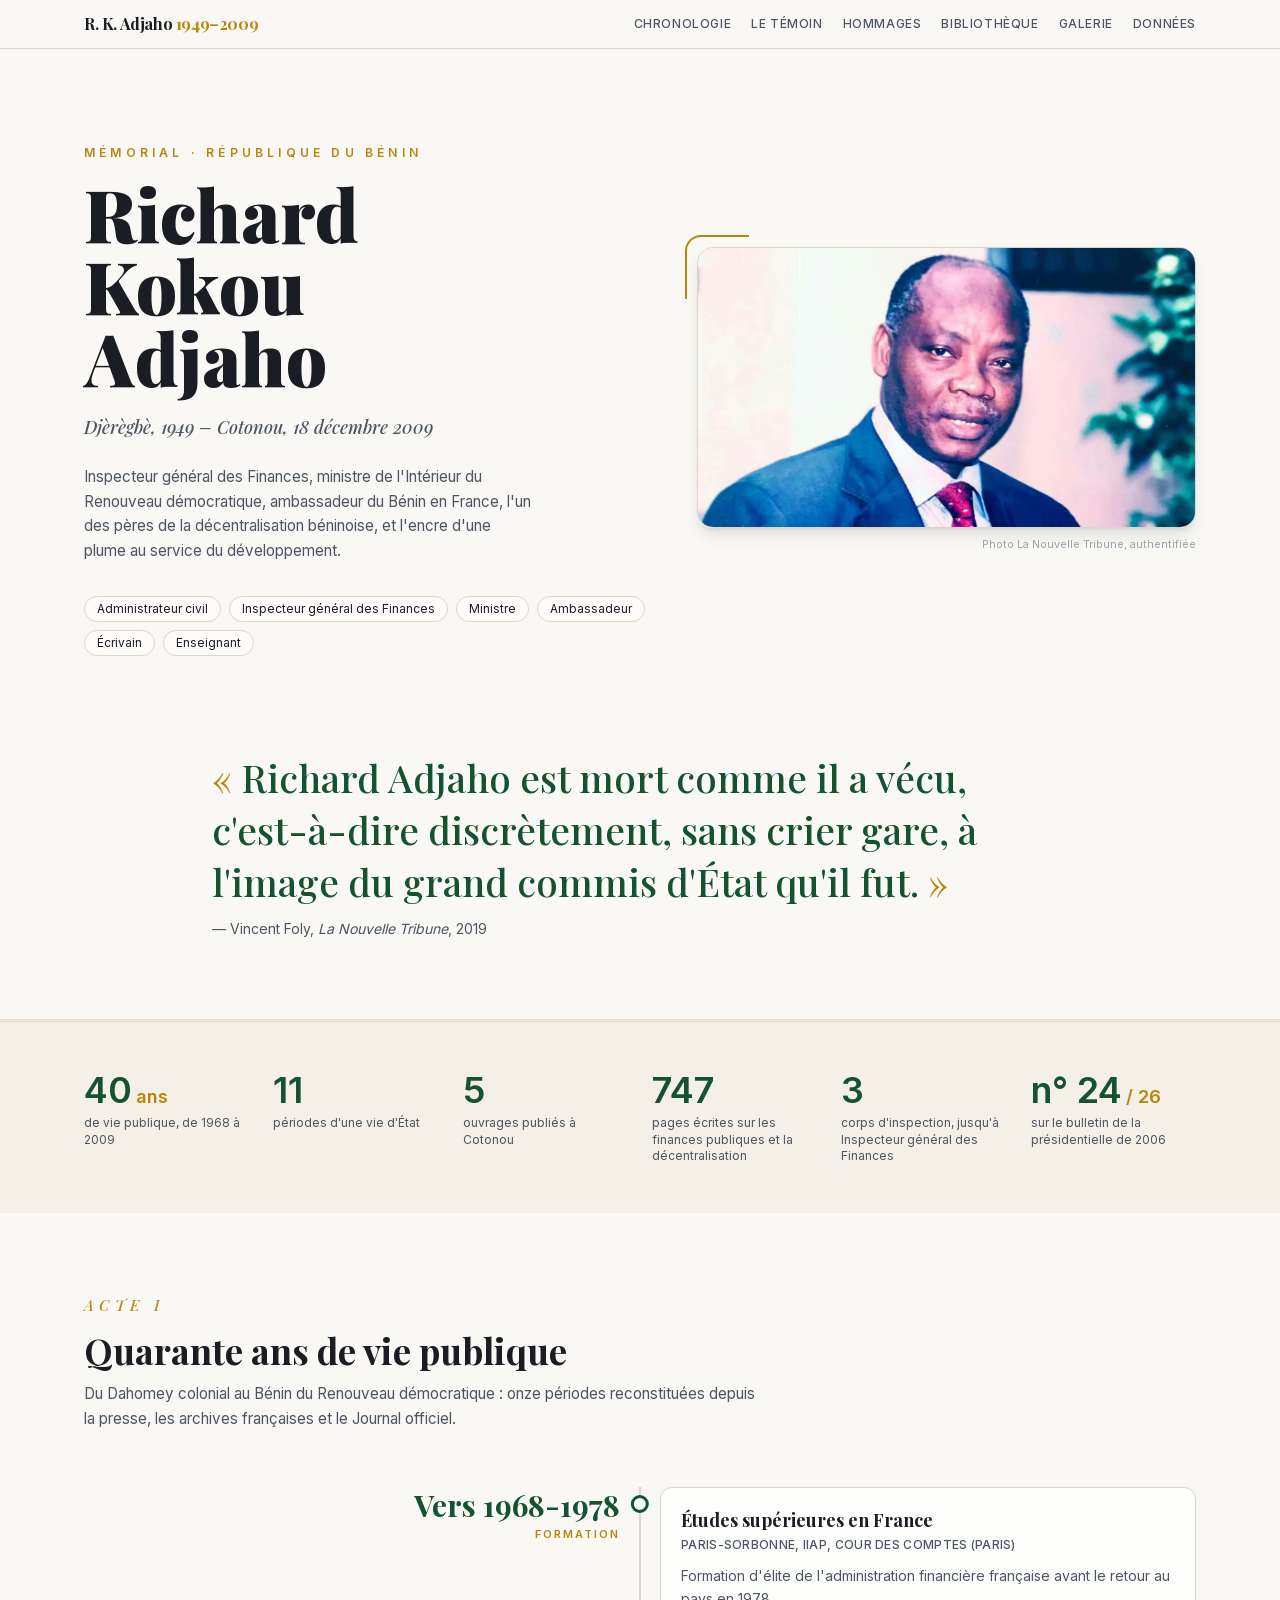
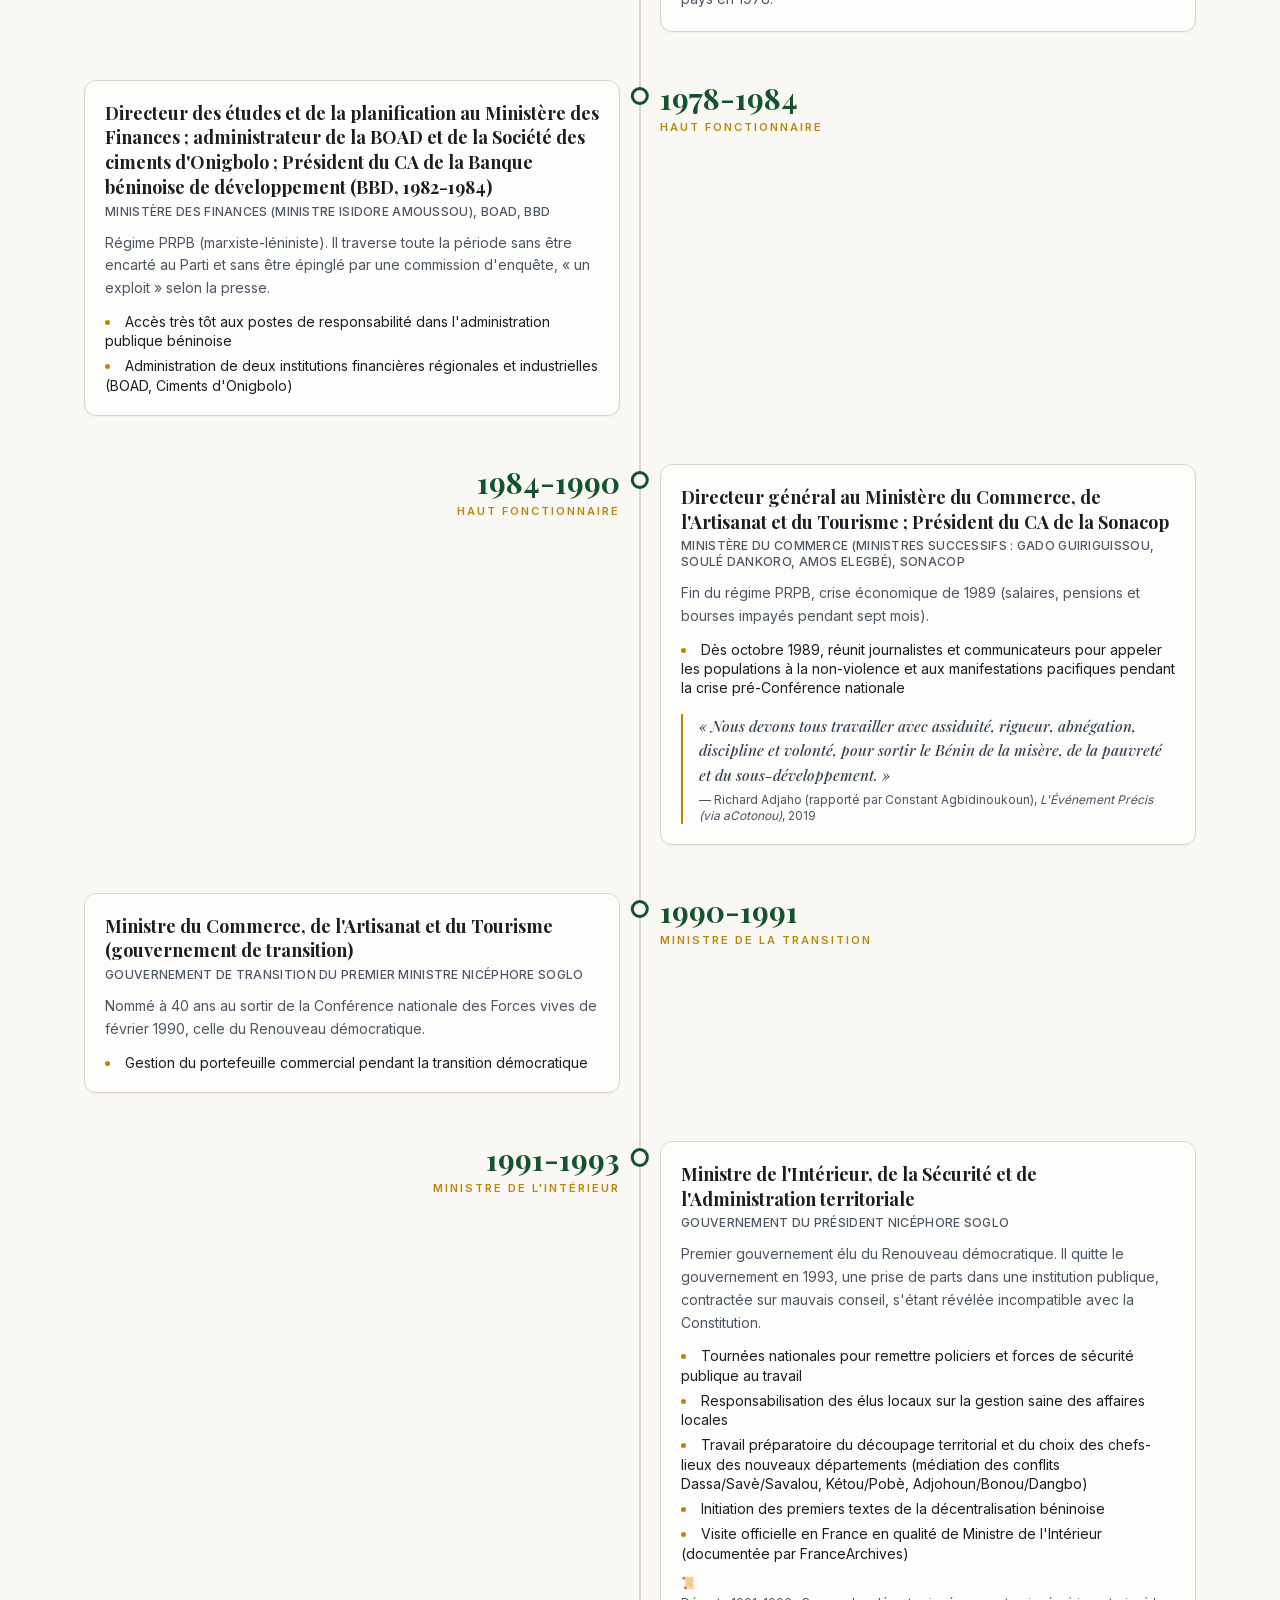
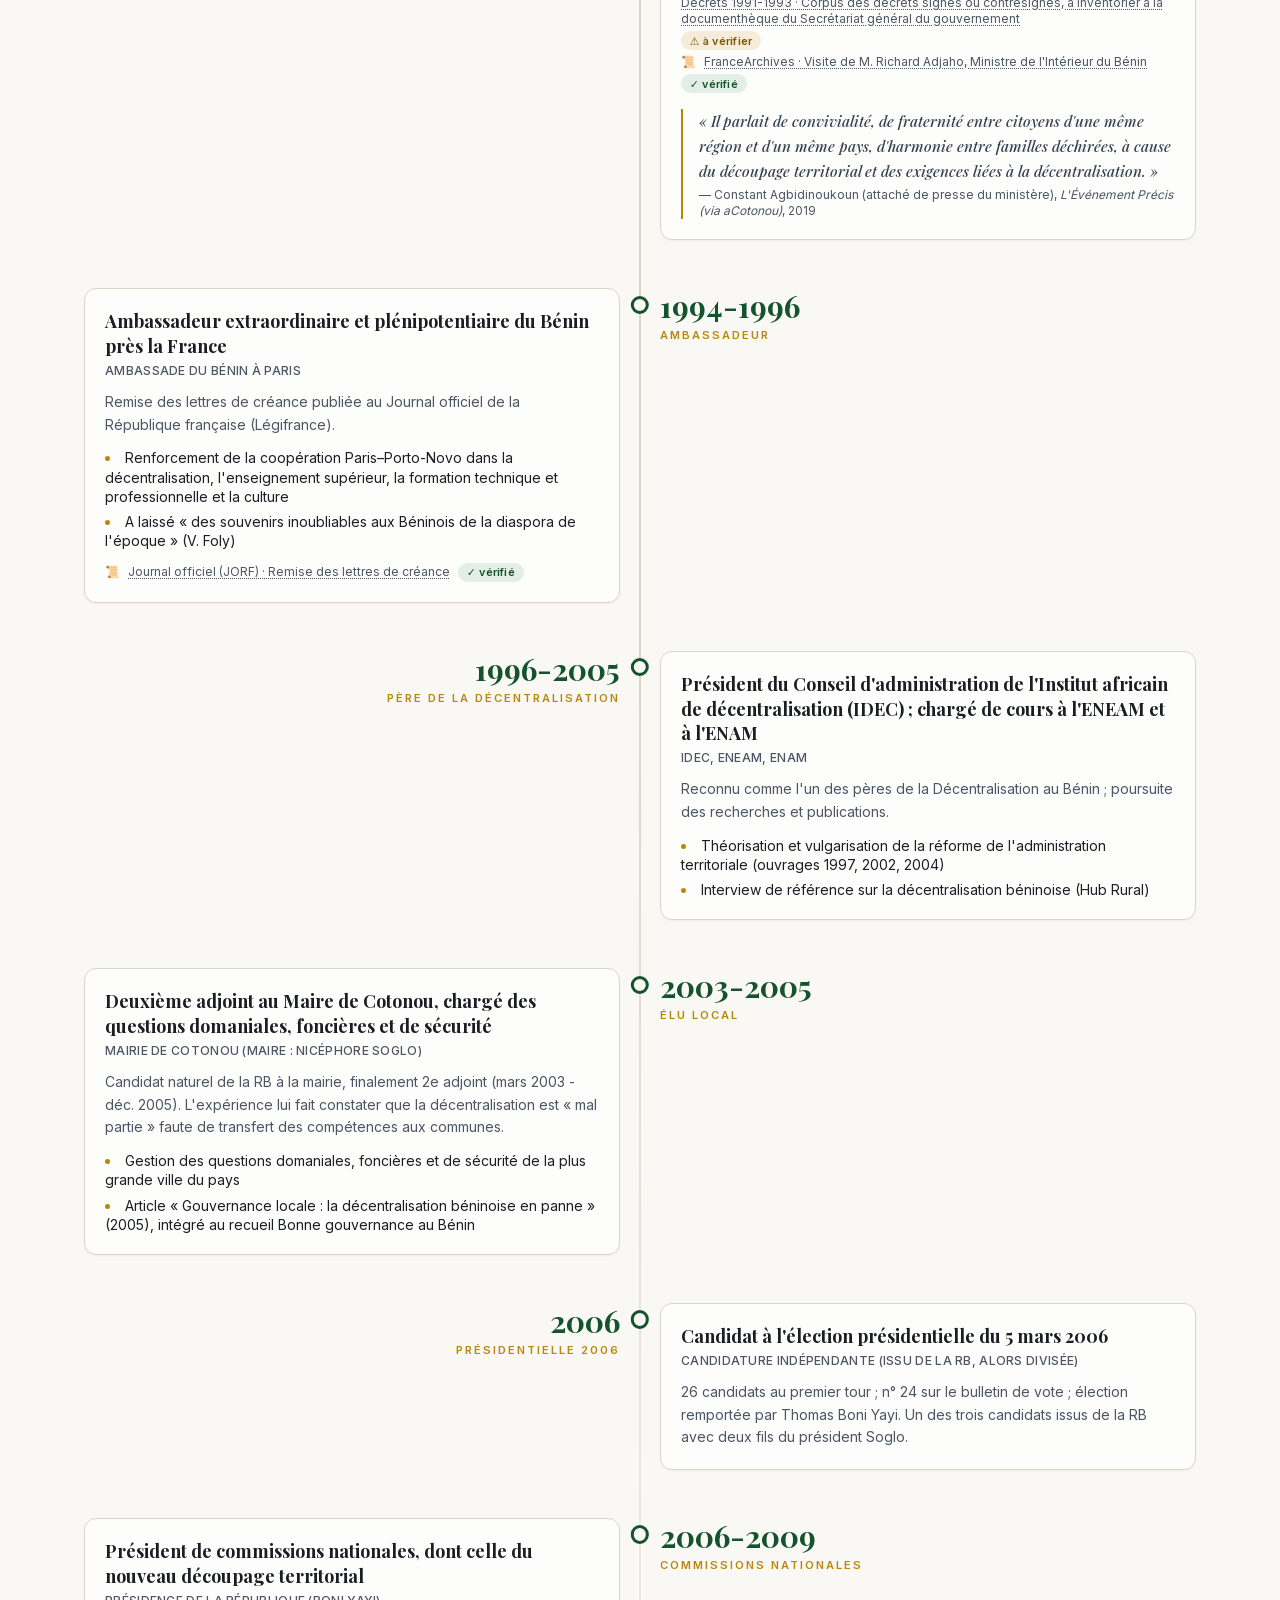
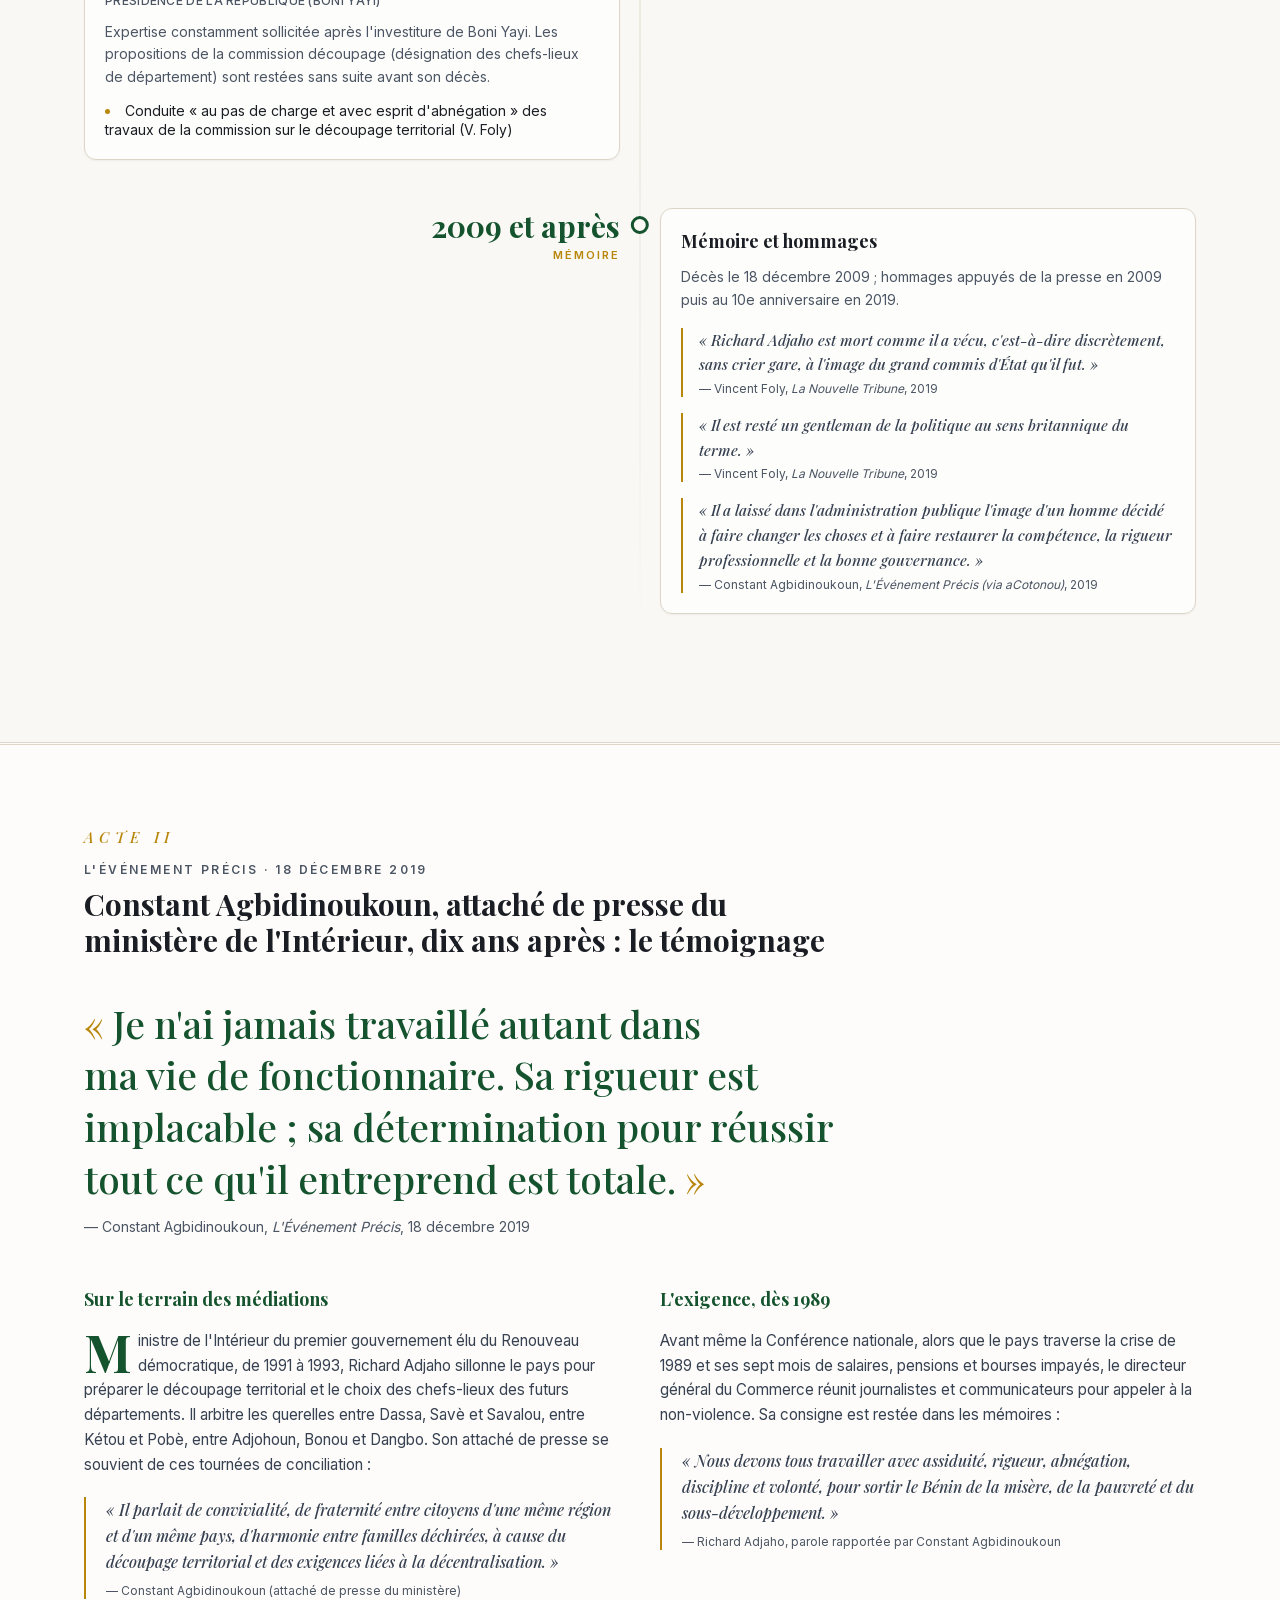
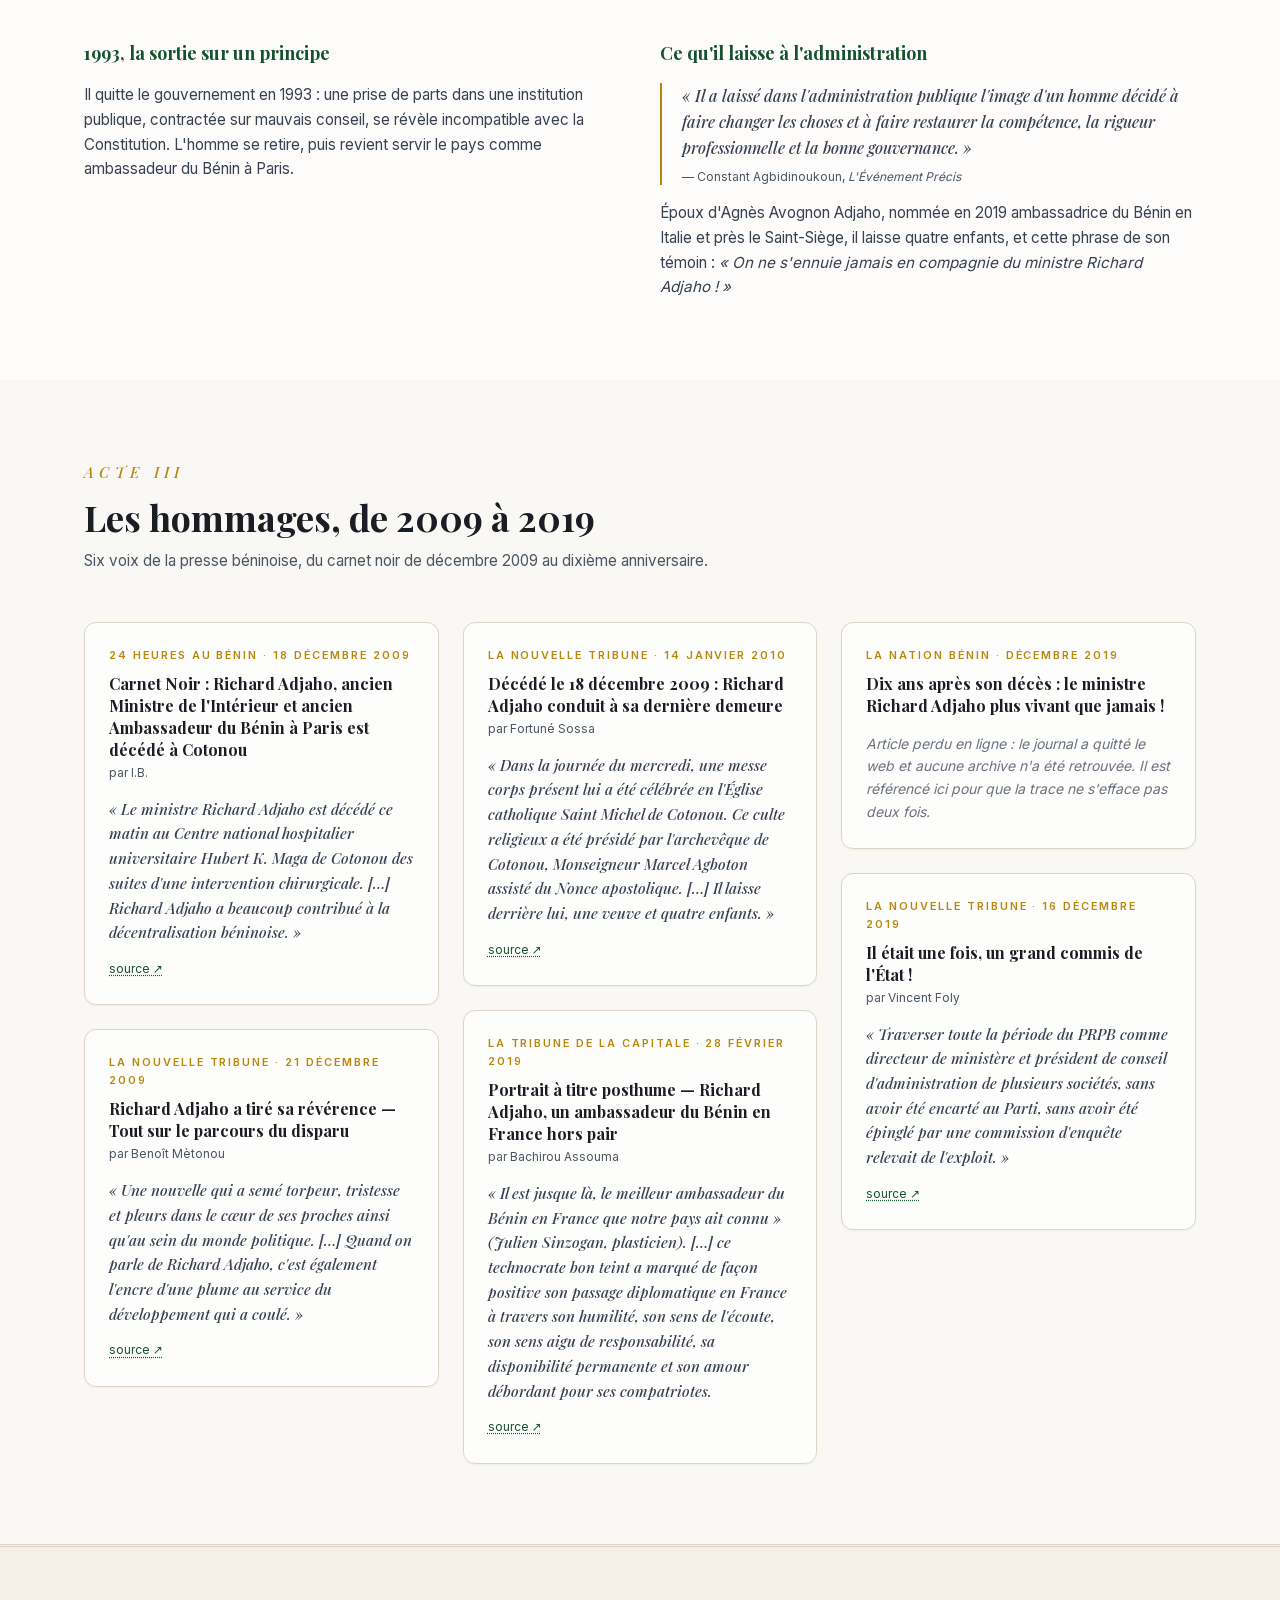
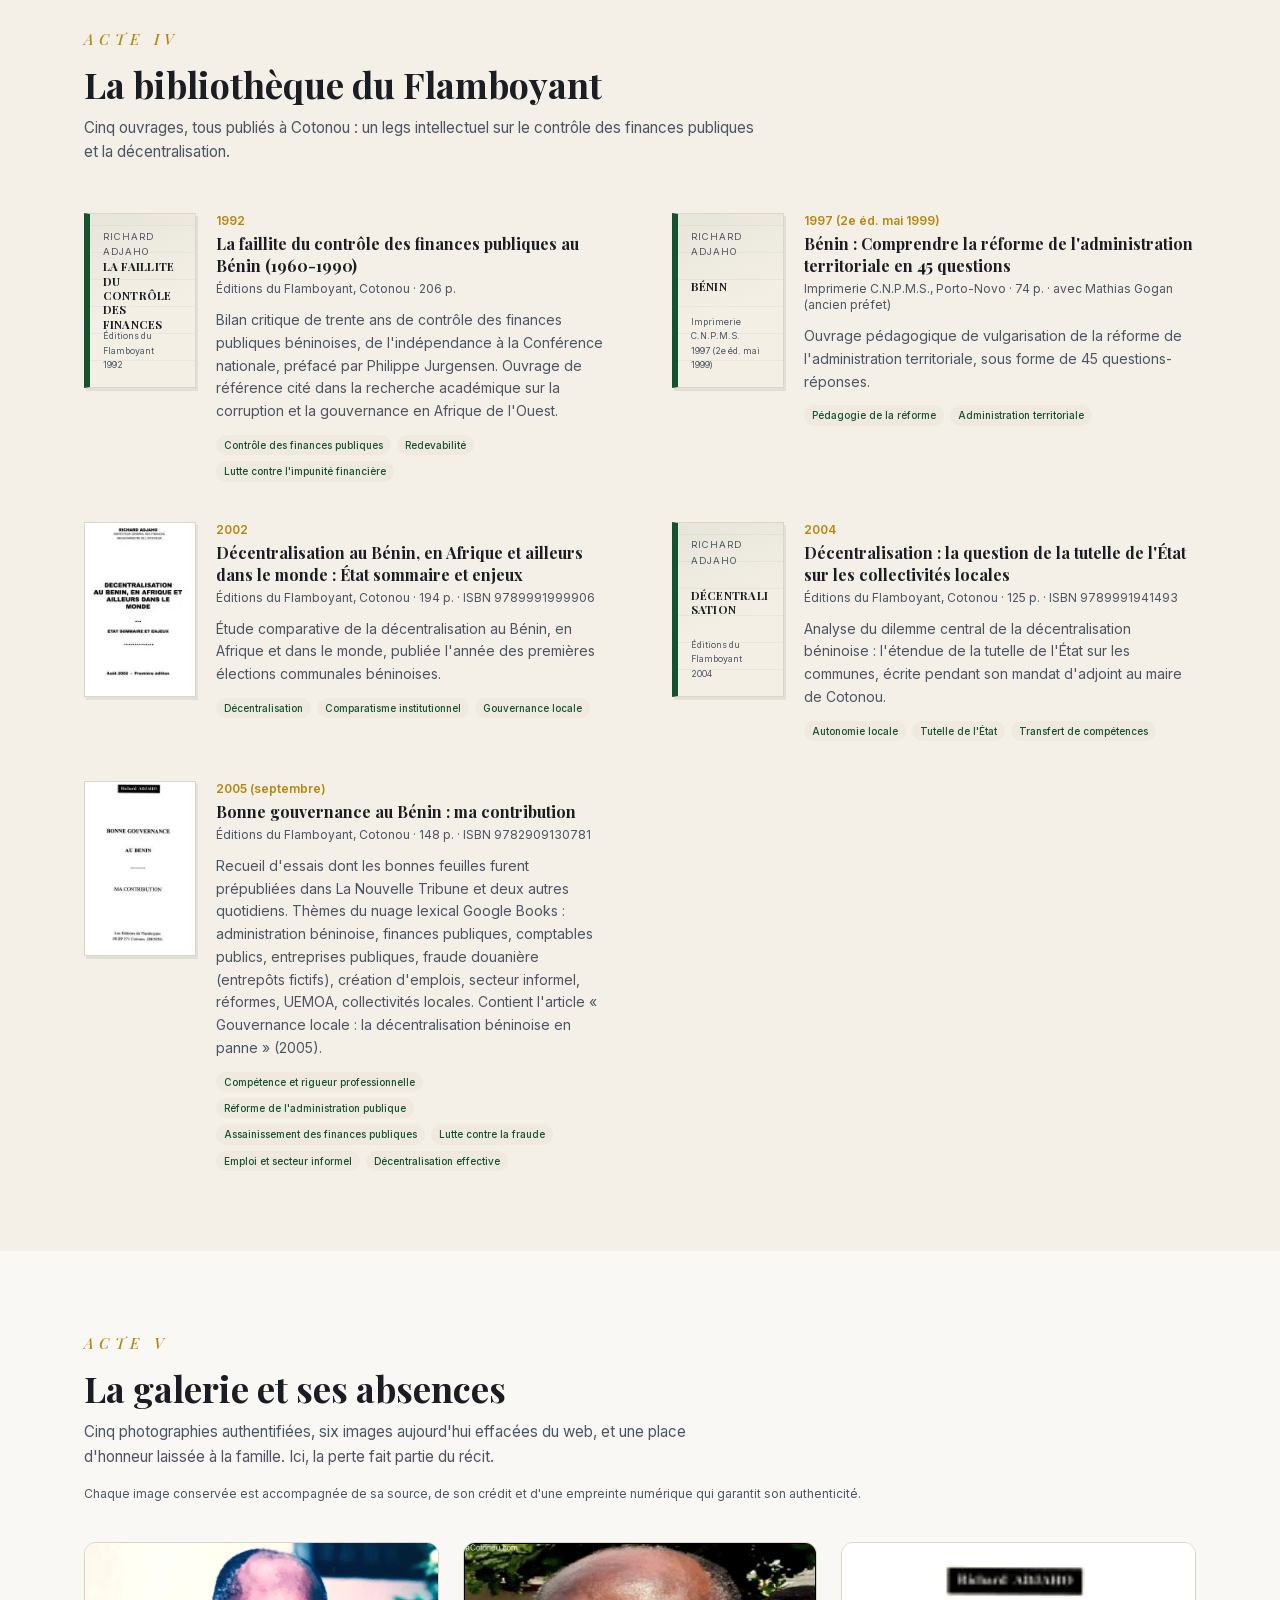
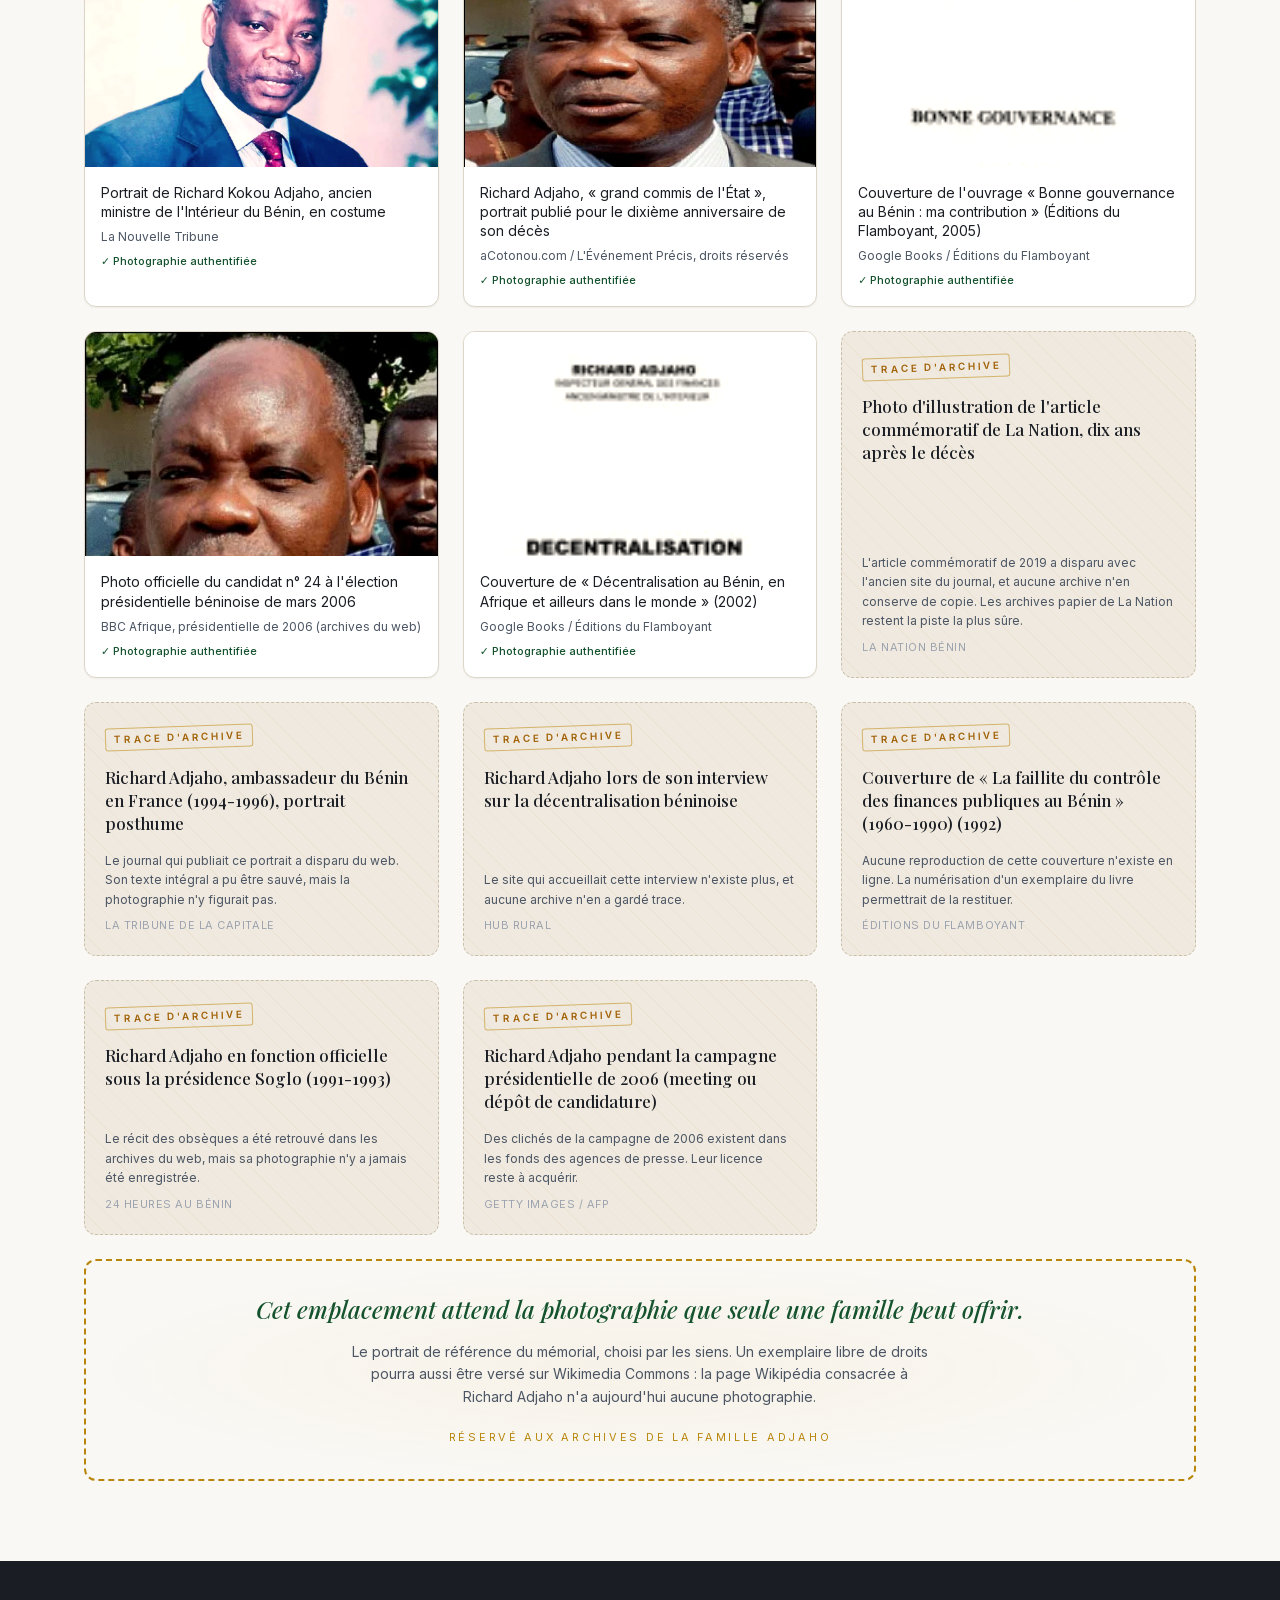
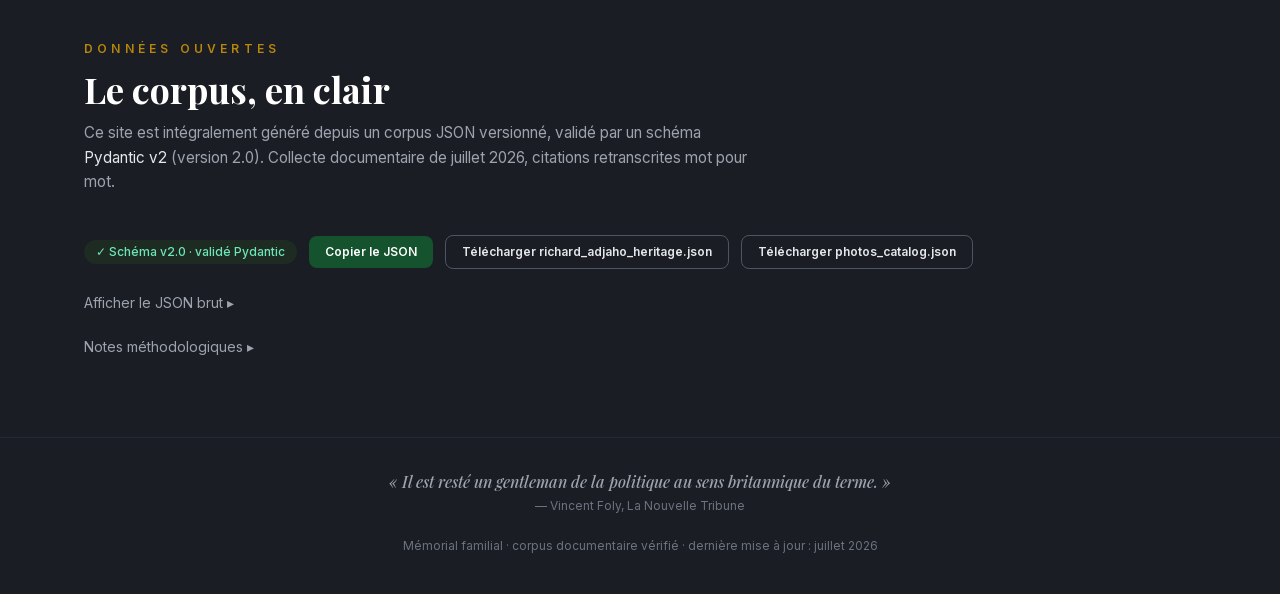
<file: index.html>
<!DOCTYPE html>
<html lang="fr">
<head>
<meta charset="utf-8">
<meta name="viewport" content="width=device-width, initial-scale=1">
<title>Richard Kokou Adjaho (1949–2009) — Un grand commis de l'État</title>
<meta name="description" content="Mémorial dédié à Richard Kokou Adjaho : ministre de l'Intérieur du Bénin (1991-1993), ambassadeur en France, père de la décentralisation béninoise, écrivain. Chronologie, hommages, bibliographie et archives.">

<!-- Partage social -->
<meta property="og:type" content="profile">
<meta property="og:title" content="Richard Kokou Adjaho (1949–2009) — Un grand commis de l'État">
<meta property="og:description" content="Mémorial dédié à Richard Kokou Adjaho : ministre de l'Intérieur du Bénin, ambassadeur en France, père de la décentralisation béninoise, écrivain.">
<meta property="og:url" content="https://kuadjaho.github.io/richard-adjaho/">
<meta property="og:image" content="https://kuadjaho.github.io/richard-adjaho/assets/images/01_1b0bd05c8443.jpg">
<meta property="og:locale" content="fr_FR">
<meta name="twitter:card" content="summary_large_image">
<meta name="twitter:title" content="Richard Kokou Adjaho (1949–2009) — Un grand commis de l'État">
<meta name="twitter:image" content="https://kuadjaho.github.io/richard-adjaho/assets/images/01_1b0bd05c8443.jpg">
<link rel="canonical" href="https://kuadjaho.github.io/richard-adjaho/">

<!-- Postérité numérique : fiche structurée schema.org -->
<script type="application/ld+json">
{
  "@context": "https://schema.org",
  "@type": "Person",
  "name": "Richard Kokou Adjaho",
  "birthDate": "1949",
  "birthPlace": { "@type": "Place", "name": "Djèrègbè, Sèmè-Kpodji, Bénin" },
  "deathDate": "2009-12-18",
  "deathPlace": { "@type": "Place", "name": "Cotonou, Bénin" },
  "jobTitle": ["Ministre de l'Intérieur du Bénin", "Ambassadeur du Bénin en France", "Inspecteur général des Finances"],
  "nationality": { "@type": "Country", "name": "Bénin" },
  "image": "https://kuadjaho.github.io/richard-adjaho/assets/images/01_1b0bd05c8443.jpg",
  "sameAs": [
    "https://fr.wikipedia.org/wiki/Richard_Adjaho",
    "https://www.wikidata.org/wiki/Q78039112"
  ]
}
</script>

<!-- Pose html.js AVANT le rendu : l'état masqué des .reveal n'existe qu'avec JS actif -->
<script>document.documentElement.classList.add("js");</script>

<!-- Typographies d'apparat, auto-hébergées (aucune requête tierce) -->
<link rel="stylesheet" href="assets/css/fonts.css?v=4">
<link rel="preload" href="assets/fonts/playfair-display-900-latin.woff2" as="font" type="font/woff2" crossorigin>
<link rel="preload" href="assets/fonts/inter-400-latin.woff2" as="font" type="font/woff2" crossorigin>

<!-- Tailwind compilé localement (seules les classes réellement utilisées) puis palette du mémorial -->
<link rel="stylesheet" href="assets/css/tailwind.css?v=4">
<link rel="stylesheet" href="assets/css/memorial.css?v=4">
<link rel="icon" href="data:image/svg+xml,<svg xmlns='http://www.w3.org/2000/svg' viewBox='0 0 100 100'><text y='0.9em' font-size='90'>🕊️</text></svg>">
</head>

<body class="bg-ivoire text-encre font-sans antialiased">
<a href="#contenu" class="sr-only focus:not-sr-only focus:fixed focus:top-2 focus:left-2 focus:z-[70] focus:rounded-lg focus:bg-foret focus:px-4 focus:py-2 focus:text-white focus:text-sm">Aller au contenu</a>
<div class="barre-lecture" role="presentation"></div>

<!-- ===================== NAVIGATION ===================== -->
<nav class="sticky top-0 z-50 border-b border-[--filet] bg-ivoire/90 backdrop-blur-sm" aria-label="Sections du mémorial">
  <div class="mx-auto flex max-w-6xl items-center justify-between gap-4 px-5 py-3">
    <a href="#haut" class="font-serif font-bold tracking-tight text-sm md:text-base">R.&nbsp;K.&nbsp;Adjaho <span class="text-[--or]">1949–2009</span></a>
    <div class="hidden md:flex gap-5 text-xs font-medium uppercase tracking-wider text-[--encre-2]">
      <a href="#chronologie" class="hover:text-foret">Chronologie</a>
      <a href="#temoin" class="hover:text-foret">Le témoin</a>
      <a href="#hommages" class="hover:text-foret">Hommages</a>
      <a href="#bibliotheque" class="hover:text-foret">Bibliothèque</a>
      <a href="#galerie" class="hover:text-foret">Galerie</a>
      <a href="#donnees" class="hover:text-foret">Données</a>
    </div>
  </div>
</nav>

<!-- ===================== I. OUVERTURE ===================== -->
<main id="contenu">
<header id="haut" class="relative overflow-hidden">
  <div class="mx-auto grid max-w-6xl gap-10 px-5 py-16 md:py-24 lg:grid-cols-[1.15fr_1fr] lg:items-center">
    <div>
      <p class="reveal text-xs font-semibold uppercase tracking-[0.35em] text-[--or]">Mémorial · République du Bénin</p>
      <h1 class="reveal mt-4 font-serif text-5xl font-black leading-[1.02] md:text-7xl" style="--reveal-delay: 90ms"
          aria-label="Richard Kokou Adjaho">
        <span aria-hidden="true">Richard<br>Kokou<br>Adjaho</span></h1>
      <p class="reveal mt-5 font-serif text-lg italic text-[--encre-2]" style="--reveal-delay: 180ms">
        Djèrègbè, 1949 – Cotonou, 18 décembre 2009</p>
      <p class="reveal mt-6 max-w-md text-[0.95rem] leading-relaxed text-gray-600" style="--reveal-delay: 260ms">
        Inspecteur général des Finances, ministre de l'Intérieur du Renouveau démocratique,
        ambassadeur du Bénin en France, l'un des pères de la décentralisation béninoise,
        et l'encre d'une plume au service du développement.</p>
      <ul class="reveal mt-8 flex flex-wrap gap-2" style="--reveal-delay: 340ms" aria-label="Titres">
        <li class="rounded-full border border-[--filet] bg-white/60 px-3 py-1 text-xs">Administrateur civil</li>
        <li class="rounded-full border border-[--filet] bg-white/60 px-3 py-1 text-xs">Inspecteur général des Finances</li>
        <li class="rounded-full border border-[--filet] bg-white/60 px-3 py-1 text-xs">Ministre</li>
        <li class="rounded-full border border-[--filet] bg-white/60 px-3 py-1 text-xs">Ambassadeur</li>
        <li class="rounded-full border border-[--filet] bg-white/60 px-3 py-1 text-xs">Écrivain</li>
        <li class="rounded-full border border-[--filet] bg-white/60 px-3 py-1 text-xs">Enseignant</li>
      </ul>
    </div>
    <figure class="reveal relative" style="--reveal-delay: 200ms">
      <picture>
        <source srcset="assets/images/01_1b0bd05c8443.webp" type="image/webp">
        <img src="assets/images/01_1b0bd05c8443.jpg"
             alt="Portrait de Richard Kokou Adjaho, ancien ministre de l'Intérieur du Bénin, en costume"
             class="w-full rounded-2xl border border-[--filet] object-cover shadow-lg" fetchpriority="high">
      </picture>
      <figcaption class="mt-2 text-right text-[0.68rem] text-gray-400">Photo La Nouvelle Tribune, authentifiée</figcaption>
      <div class="absolute -left-3 -top-3 h-16 w-16 rounded-tl-2xl border-l-2 border-t-2 border-[--or]" aria-hidden="true"></div>
    </figure>
  </div>

  <blockquote class="mx-auto max-w-4xl px-5 pb-16 md:pb-20">
    <p class="citation-grande reveal">Richard Adjaho est mort comme il a vécu, c'est-à-dire discrètement,
      sans crier gare, à l'image du grand commis d'État qu'il fut.</p>
    <footer class="reveal mt-3 text-sm text-[--encre-2]">— Vincent Foly, <cite>La Nouvelle Tribune</cite>, 2019</footer>
  </blockquote>
</header>

<!-- ===================== II. EN CHIFFRES ===================== -->
<section class="filet-double bg-sable/60" aria-label="Une vie en chiffres">
  <div id="chiffres" class="mx-auto grid max-w-6xl grid-cols-2 gap-x-6 gap-y-8 px-5 py-12 md:grid-cols-3 lg:grid-cols-6"></div>
</section>

<!-- ===================== III. CHRONOLOGIE ===================== -->
<section id="chronologie" class="scroll-mt-20">
  <div class="mx-auto max-w-6xl px-5 py-20">
    <header class="chapitre reveal mb-14 max-w-2xl" data-numero="Acte I">
      <h2 class="font-serif text-3xl font-bold md:text-4xl">Quarante ans de vie publique</h2>
      <p class="mt-3 text-[0.95rem] leading-relaxed text-gray-600">
        Du Dahomey colonial au Bénin du Renouveau démocratique&nbsp;: onze périodes reconstituées
        depuis la presse, les archives françaises et le Journal officiel.</p>
    </header>
    <div id="chronologie-conteneur"></div>
  </div>
</section>

<!-- ===================== IV. LE TÉMOIN ===================== -->
<section id="temoin" class="scroll-mt-20 bg-white/60 filet-double">
  <div class="mx-auto max-w-6xl px-5 py-20">
    <p class="chapitre reveal" data-numero="Acte II"></p>
    <div id="temoin-conteneur"></div>
  </div>
</section>

<!-- ===================== V. HOMMAGES ===================== -->
<section id="hommages" class="scroll-mt-20">
  <div class="mx-auto max-w-6xl px-5 py-20">
    <header class="chapitre reveal mb-12 max-w-2xl" data-numero="Acte III">
      <h2 class="font-serif text-3xl font-bold md:text-4xl">Les hommages, de 2009 à 2019</h2>
      <p class="mt-3 text-[0.95rem] leading-relaxed text-gray-600">
        Six voix de la presse béninoise, du carnet noir de décembre 2009 au dixième anniversaire.</p>
    </header>
    <div id="hommages-conteneur" class="columns-1 md:columns-2 lg:columns-3 gap-6"></div>
  </div>
</section>

<!-- ===================== VI. BIBLIOTHÈQUE ===================== -->
<section id="bibliotheque" class="scroll-mt-20 bg-sable/60 filet-double">
  <div class="mx-auto max-w-6xl px-5 py-20">
    <header class="chapitre reveal mb-12 max-w-2xl" data-numero="Acte IV">
      <h2 class="font-serif text-3xl font-bold md:text-4xl">La bibliothèque du Flamboyant</h2>
      <p class="mt-3 text-[0.95rem] leading-relaxed text-gray-600">
        Cinq ouvrages, tous publiés à Cotonou&nbsp;: un legs intellectuel sur le contrôle des
        finances publiques et la décentralisation.</p>
    </header>
    <div id="bibliotheque-conteneur" class="grid gap-10 lg:grid-cols-2 lg:gap-x-16"></div>
  </div>
</section>

<!-- ===================== VII. GALERIE ===================== -->
<section id="galerie" class="scroll-mt-20">
  <div class="mx-auto max-w-6xl px-5 py-20">
    <header class="chapitre reveal mb-4 max-w-2xl" data-numero="Acte V">
      <h2 class="font-serif text-3xl font-bold md:text-4xl">La galerie et ses absences</h2>
      <p class="mt-3 text-[0.95rem] leading-relaxed text-gray-600">
        Cinq photographies authentifiées, six images aujourd'hui effacées du web,
        et une place d'honneur laissée à la famille. Ici, la perte fait partie du récit.</p>
    </header>
    <p class="reveal mb-10 text-xs text-[--encre-2]">
      Chaque image conservée est accompagnée de sa source, de son crédit et d'une empreinte
      numérique qui garantit son authenticité.</p>
    <div id="galerie-conteneur"></div>
  </div>
</section>

<!-- ===================== VIII. DONNÉES OUVERTES ===================== -->
<section id="donnees" class="scroll-mt-20 bg-encre text-gray-200">
  <div class="mx-auto max-w-6xl px-5 py-20">
    <header class="reveal mb-10 max-w-2xl">
      <p class="text-xs font-semibold uppercase tracking-[0.35em] text-[--or]">Données ouvertes</p>
      <h2 class="mt-3 font-serif text-3xl font-bold text-white md:text-4xl">Le corpus, en clair</h2>
      <p class="mt-3 text-[0.95rem] leading-relaxed text-gray-400">
        Ce site est intégralement généré depuis un corpus JSON versionné,
        validé par un schéma <span class="text-gray-200">Pydantic v2</span> (version 2.0).
        Collecte documentaire de juillet 2026, citations retranscrites mot pour mot.</p>
    </header>

    <div class="reveal mb-6 flex flex-wrap items-center gap-3 no-print">
      <span class="inline-flex items-center gap-1.5 rounded-full bg-[#1d2b22] px-3 py-1 text-xs font-medium text-emerald-300">
        ✓ Schéma v2.0 · validé Pydantic</span>
      <button id="btn-copier" class="rounded-lg bg-foret px-4 py-2 text-xs font-semibold text-white hover:bg-emerald-900">Copier le JSON</button>
      <button id="btn-dl-heritage" class="rounded-lg border border-gray-600 px-4 py-2 text-xs font-semibold hover:border-gray-400">Télécharger richard_adjaho_heritage.json</button>
      <button id="btn-dl-photos" class="rounded-lg border border-gray-600 px-4 py-2 text-xs font-semibold hover:border-gray-400">Télécharger photos_catalog.json</button>
    </div>

    <details class="reveal group">
      <summary class="cursor-pointer text-sm text-gray-400 hover:text-gray-200 no-print">
        <span class="group-open:hidden">Afficher le JSON brut ▸</span><span class="hidden group-open:inline">Masquer le JSON brut ▾</span></summary>
      <pre id="json-brut" class="json-pre mt-4" tabindex="0" aria-label="Corpus JSON brut"></pre>
    </details>

    <details class="reveal mt-6 group">
      <summary class="cursor-pointer text-sm text-gray-400 hover:text-gray-200">
        <span class="group-open:hidden">Notes méthodologiques ▸</span><span class="hidden group-open:inline">Notes méthodologiques ▾</span></summary>
      <ul id="notes-methodo" class="mt-4 list-disc space-y-2 pl-5 [&>li]:text-gray-400"></ul>
    </details>
  </div>
</section>

</main>

<!-- ===================== PIED ===================== -->
<footer class="border-t border-gray-800 bg-encre pb-10 pt-8 text-center text-xs text-gray-500">
  <p class="font-serif italic text-base text-gray-400">« Il est resté un gentleman de la politique au sens britannique du terme. »</p>
  <p class="mt-1">— Vincent Foly, La Nouvelle Tribune</p>
  <p class="mt-6">Mémorial familial · corpus documentaire vérifié · dernière mise à jour&nbsp;: juillet 2026</p>
</footer>

<!-- ===================== LIGHTBOX ===================== -->
<dialog id="lightbox" class="lightbox rounded-xl" aria-label="Photographie agrandie">
  <div class="p-4 md:p-6">
    <img alt="Photographie agrandie">
    <div class="mt-4 flex items-start justify-between gap-4">
      <div>
        <p class="lb-desc text-sm text-gray-200"></p>
        <p class="lb-credit mt-1 text-xs text-gray-400"></p>
        <p class="lb-sha mt-2 font-mono text-[0.6rem] text-gray-500 break-all"></p>
      </div>
      <form method="dialog"><button class="rounded-lg border border-gray-600 px-3 py-1.5 text-xs text-gray-300 hover:border-gray-400" autofocus>Fermer ✕</button></form>
    </div>
  </div>
</dialog>

<!-- Données (générées par scripts/build_data.py) puis modules -->
<script src="assets/js/data.js?v=3"></script>
<script src="assets/js/timeline.js?v=3"></script>
<script src="assets/js/gallery.js?v=3"></script>
<script src="assets/js/temoignages.js?v=3"></script>
<script src="assets/js/main.js?v=3"></script>
</body>
</html>
</file>
<file: assets/css/fonts.css>
/* fonts.css — Polices auto-hébergées : aucune requête vers un service tiers.
   Playfair Display (Claus Eggers Sørensen) et Inter (Rasmus Andersson),
   SIL Open Font License 1.1 — voir assets/fonts/LICENSE.md.
   Sous-ensemble : caractères du site + marge française (186 glyphes).
   Régénérable via scripts/build_fonts.py. */

@font-face {
  font-family: 'Inter';
  font-style: normal;
  font-weight: 400;
  font-display: swap;
  src: url(../fonts/inter-400-latin.woff2) format('woff2');
  unicode-range: U+0020-007E, U+00A7, U+00A9, U+00AB, U+00AE, U+00B0-00B1, U+00B7, U+00BB, U+00C0-00CF, U+00D1-00D7, U+00D9-00DC, U+00E0-00EF, U+00F1-00F7, U+00F9-00FC, U+00FF, U+0152-0153, U+2013-2014, U+2018-2019, U+201C-201D, U+2022, U+2026, U+2039-203A, U+20AC, U+2122;
}
@font-face {
  font-family: 'Inter';
  font-style: normal;
  font-weight: 500;
  font-display: swap;
  src: url(../fonts/inter-500-latin.woff2) format('woff2');
  unicode-range: U+0020-007E, U+00A7, U+00A9, U+00AB, U+00AE, U+00B0-00B1, U+00B7, U+00BB, U+00C0-00CF, U+00D1-00D7, U+00D9-00DC, U+00E0-00EF, U+00F1-00F7, U+00F9-00FC, U+00FF, U+0152-0153, U+2013-2014, U+2018-2019, U+201C-201D, U+2022, U+2026, U+2039-203A, U+20AC, U+2122;
}
@font-face {
  font-family: 'Inter';
  font-style: normal;
  font-weight: 600;
  font-display: swap;
  src: url(../fonts/inter-600-latin.woff2) format('woff2');
  unicode-range: U+0020-007E, U+00A7, U+00A9, U+00AB, U+00AE, U+00B0-00B1, U+00B7, U+00BB, U+00C0-00CF, U+00D1-00D7, U+00D9-00DC, U+00E0-00EF, U+00F1-00F7, U+00F9-00FC, U+00FF, U+0152-0153, U+2013-2014, U+2018-2019, U+201C-201D, U+2022, U+2026, U+2039-203A, U+20AC, U+2122;
}
@font-face {
  font-family: 'Playfair Display';
  font-style: normal;
  font-weight: 500;
  font-display: swap;
  src: url(../fonts/playfair-display-500-latin.woff2) format('woff2');
  unicode-range: U+0020-007E, U+00A7, U+00A9, U+00AB, U+00AE, U+00B0-00B1, U+00B7, U+00BB, U+00C0-00CF, U+00D1-00D7, U+00D9-00DC, U+00E0-00EF, U+00F1-00F7, U+00F9-00FC, U+00FF, U+0152-0153, U+2013-2014, U+2018-2019, U+201C-201D, U+2022, U+2026, U+2039-203A, U+20AC, U+2122;
}
@font-face {
  font-family: 'Playfair Display';
  font-style: normal;
  font-weight: 700;
  font-display: swap;
  src: url(../fonts/playfair-display-700-latin.woff2) format('woff2');
  unicode-range: U+0020-007E, U+00A7, U+00A9, U+00AB, U+00AE, U+00B0-00B1, U+00B7, U+00BB, U+00C0-00CF, U+00D1-00D7, U+00D9-00DC, U+00E0-00EF, U+00F1-00F7, U+00F9-00FC, U+00FF, U+0152-0153, U+2013-2014, U+2018-2019, U+201C-201D, U+2022, U+2026, U+2039-203A, U+20AC, U+2122;
}
@font-face {
  font-family: 'Playfair Display';
  font-style: normal;
  font-weight: 900;
  font-display: swap;
  src: url(../fonts/playfair-display-900-latin.woff2) format('woff2');
  unicode-range: U+0020-007E, U+00A7, U+00A9, U+00AB, U+00AE, U+00B0-00B1, U+00B7, U+00BB, U+00C0-00CF, U+00D1-00D7, U+00D9-00DC, U+00E0-00EF, U+00F1-00F7, U+00F9-00FC, U+00FF, U+0152-0153, U+2013-2014, U+2018-2019, U+201C-201D, U+2022, U+2026, U+2039-203A, U+20AC, U+2122;
}
@font-face {
  font-family: 'Playfair Display';
  font-style: italic;
  font-weight: 500;
  font-display: swap;
  src: url(../fonts/playfair-display-500-italic-latin.woff2) format('woff2');
  unicode-range: U+0020-007E, U+00A7, U+00A9, U+00AB, U+00AE, U+00B0-00B1, U+00B7, U+00BB, U+00C0-00CF, U+00D1-00D7, U+00D9-00DC, U+00E0-00EF, U+00F1-00F7, U+00F9-00FC, U+00FF, U+0152-0153, U+2013-2014, U+2018-2019, U+201C-201D, U+2022, U+2026, U+2039-203A, U+20AC, U+2122;
}
</file>
<file: assets/css/memorial.css>
/* memorial.css — styles sur-mesure du mémorial Richard Adjaho.
   Tailwind (CDN) porte l'utilitaire ; ce fichier porte l'identité :
   typographie d'apparat, timeline, textures, lightbox, impression.
   Base lisible même si le CDN Tailwind est indisponible (hors-ligne). */

:root {
  --ivoire: #faf8f4;
  --sable: #efe9df;
  --encre: #1a1d23;
  --encre-2: #4b5563;
  --foret: #14532d;
  --or: #b8860b;
  --filet: #ddd5c7;
}

/* ---------- Base hors-CDN (le site reste lisible sans Tailwind) ---------- */
html { scroll-behavior: smooth; }
body {
  background: var(--ivoire);
  color: var(--encre);
  font-family: "Inter", system-ui, -apple-system, sans-serif;
  line-height: 1.65;
  margin: 0;
}
.font-serif, h1, h2, h3 { font-family: "Playfair Display", Georgia, "Times New Roman", serif; }
img { max-width: 100%; }

/* ---------- Ornements éditoriaux ---------- */
.filet-double {
  border-top: 3px double var(--filet);
}
.chapitre::before {
  content: attr(data-numero);
  display: block;
  font-family: "Playfair Display", Georgia, serif;
  font-style: italic;
  font-size: 0.95rem;
  color: var(--or);
  letter-spacing: 0.35em;
  text-transform: uppercase;
  margin-bottom: 0.75rem;
}
.lettrine::first-letter {
  font-family: "Playfair Display", Georgia, serif;
  font-size: 3.4em;
  line-height: 0.82;
  float: left;
  padding: 0.04em 0.12em 0 0;
  color: var(--foret);
  font-weight: 700;
}

/* ---------- Révélation au défilement ----------
   État initial masqué UNIQUEMENT si JS est actif (html.js posé par un script
   inline dans <head>) : sans JS, ou si un script échoue, tout reste lisible. */
html.js .reveal {
  opacity: 0;
  transform: translateY(14px);
}
.reveal {
  transition: opacity 0.4s cubic-bezier(0.22, 1, 0.36, 1),
              transform 0.4s cubic-bezier(0.22, 1, 0.36, 1);
  transition-delay: var(--reveal-delay, 0ms);
}
html.js .reveal.est-visible { opacity: 1; transform: none; }

@media (prefers-reduced-motion: reduce) {
  html { scroll-behavior: auto; }
  html.js .reveal, .reveal { opacity: 1; transform: none; transition: none; }
  .barre-lecture { transition: none; }
}

/* ---------- Barre de progression de lecture ---------- */
.barre-lecture {
  position: fixed;
  top: 0; left: 0;
  height: 3px;
  width: 0;
  background: linear-gradient(90deg, var(--foret), var(--or));
  z-index: 60;
  transition: width 0.1s linear;
}

/* ---------- Timeline ---------- */
.timeline { position: relative; }
.timeline::before {
  content: "";
  position: absolute;
  left: 0.55rem;
  top: 0; bottom: 0;
  width: 2px;
  background: linear-gradient(var(--filet) 60%, transparent);
}
@media (min-width: 768px) {
  .timeline::before { left: 50%; transform: translateX(-1px); }
}
.timeline-puce {
  position: absolute;
  left: 0; top: 0.45rem;
  width: 1.15rem; height: 1.15rem;
  border-radius: 9999px;
  background: var(--ivoire);
  border: 3px solid var(--foret);
  z-index: 1;
}
.timeline-etape.est-visible .timeline-puce { animation: puce-pop 0.5s cubic-bezier(0.22,1,0.36,1); }
@keyframes puce-pop { 0% { transform: scale(0.4); } 70% { transform: scale(1.25); } 100% { transform: scale(1); } }
@media (prefers-reduced-motion: reduce) { .timeline-etape .timeline-puce { animation: none !important; } }
@media (min-width: 768px) {
  .timeline-puce { left: 50%; transform: translateX(-50%); }
}
.timeline-annee {
  font-family: "Playfair Display", Georgia, serif;
  font-weight: 700;
  color: var(--foret);
  font-variant-numeric: proportional-nums;
}

/* ---------- Badges décrets ---------- */
.badge-verifie, .badge-averifier {
  display: inline-flex; align-items: center; gap: 0.3rem;
  font-size: 0.68rem; font-weight: 600;
  padding: 0.1rem 0.55rem; border-radius: 9999px;
  letter-spacing: 0.02em;
}
.badge-verifie { background: #e3efe6; color: var(--foret); }
.badge-averifier { background: #f6ecd9; color: #7c5806; }

/* ---------- Citations ---------- */
.citation-grande {
  font-family: "Playfair Display", Georgia, serif;
  font-size: clamp(1.5rem, 3.2vw, 2.4rem);
  line-height: 1.35;
  font-weight: 500;
  color: var(--foret);
  text-wrap: balance;
}
.citation-grande::before { content: "« "; color: var(--or); }
.citation-grande::after { content: " »"; color: var(--or); }

/* ---------- Bibliothèque : couvertures typographiques ---------- */
.couv-typo {
  aspect-ratio: 128 / 200;
  background:
    linear-gradient(160deg, rgba(20, 83, 45, 0.06), transparent 55%),
    repeating-linear-gradient(0deg, transparent 0 26px, rgba(26, 29, 35, 0.045) 26px 27px),
    #f4efe5;
  border: 1px solid var(--filet);
  border-left: 6px solid var(--foret);
  box-shadow: 2px 3px 0 rgba(26, 29, 35, 0.08);
  display: flex; flex-direction: column; justify-content: space-between;
  padding: 0.9rem 0.8rem;
  overflow: hidden;
}
.couv-typo .couv-titre {
  font-family: "Playfair Display", Georgia, serif;
  font-weight: 700;
  font-size: 0.72rem;
  line-height: 1.25;
  color: var(--encre);
  text-transform: uppercase;
  letter-spacing: 0.02em;
  overflow-wrap: break-word;
  hyphens: auto;
  display: -webkit-box;
  -webkit-line-clamp: 6;
  -webkit-box-orient: vertical;
  overflow: hidden;
}
.couv-reelle {
  aspect-ratio: 128 / 200;
  object-fit: cover;
  border: 1px solid var(--filet);
  box-shadow: 2px 3px 0 rgba(26, 29, 35, 0.08);
}

/* ---------- Galerie ---------- */
.photo-carte { cursor: zoom-in; }
.photo-carte img {
  filter: sepia(0.12) contrast(1.02);
  transition: filter 0.4s, transform 0.4s;
}
.photo-carte:hover img, .photo-carte:focus-visible img { filter: none; transform: scale(1.015); }
@media (prefers-reduced-motion: reduce) { .photo-carte img { transition: none; } }

.trace-carte {
  background:
    repeating-linear-gradient(45deg, transparent 0 14px, rgba(184, 134, 11, 0.05) 14px 15px),
    var(--sable);
  border: 1px dashed #c9bfa8;
}
.tampon {
  display: inline-block;
  font-size: 0.62rem;
  font-weight: 700;
  letter-spacing: 0.22em;
  text-transform: uppercase;
  color: #a16207;
  border: 1.5px solid #d4b46a;
  border-radius: 3px;
  padding: 0.15rem 0.5rem;
  transform: rotate(-2deg);
}
.cadre-famille {
  border: 2px dashed var(--or);
  background:
    radial-gradient(ellipse at center, rgba(184, 134, 11, 0.05), transparent 70%),
    var(--ivoire);
}

/* ---------- Lightbox ---------- */
dialog.lightbox {
  border: none;
  background: rgba(15, 17, 21, 0.96);
  padding: 0;
  max-width: min(92vw, 1100px);
  max-height: 92vh;
}
dialog.lightbox::backdrop { background: rgba(15, 17, 21, 0.85); backdrop-filter: blur(3px); }
dialog.lightbox img { max-height: 72vh; width: auto; max-width: 100%; margin: 0 auto; display: block; }

/* ---------- Détails repliables : un seul marqueur (le nôtre) ---------- */
summary { list-style: none; }
summary::-webkit-details-marker { display: none; }

/* ---------- JSON viewer ---------- */
.json-pre {
  background: #101418;
  color: #d7e0ea;
  font-size: 0.74rem;
  line-height: 1.5;
  max-height: 60vh;
  overflow: auto;
  border-radius: 0.75rem;
  padding: 1.25rem;
}

/* ---------- Impression ---------- */
@media print {
  .barre-lecture, nav, .no-print { display: none !important; }
  body { background: #fff; }
  .reveal { opacity: 1 !important; transform: none !important; }
  .photo-carte img { filter: none; }
}
</file>
